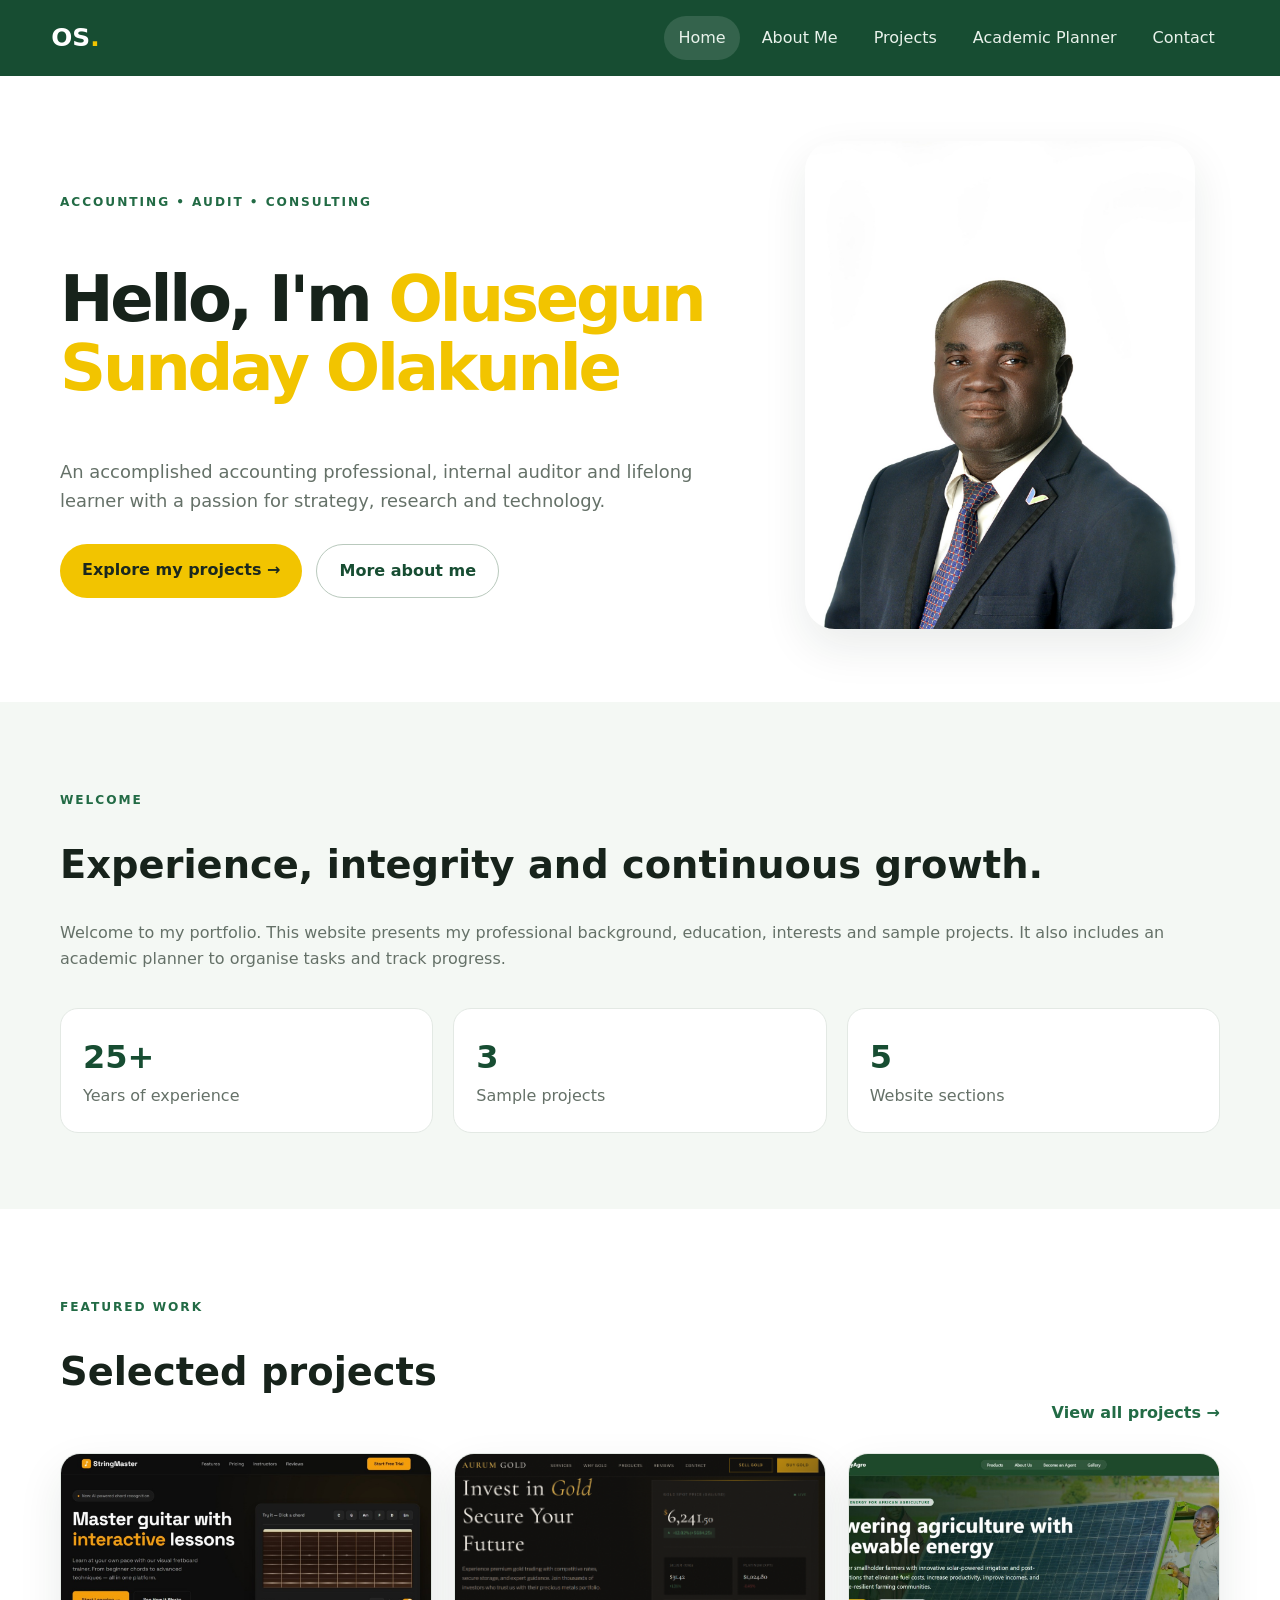
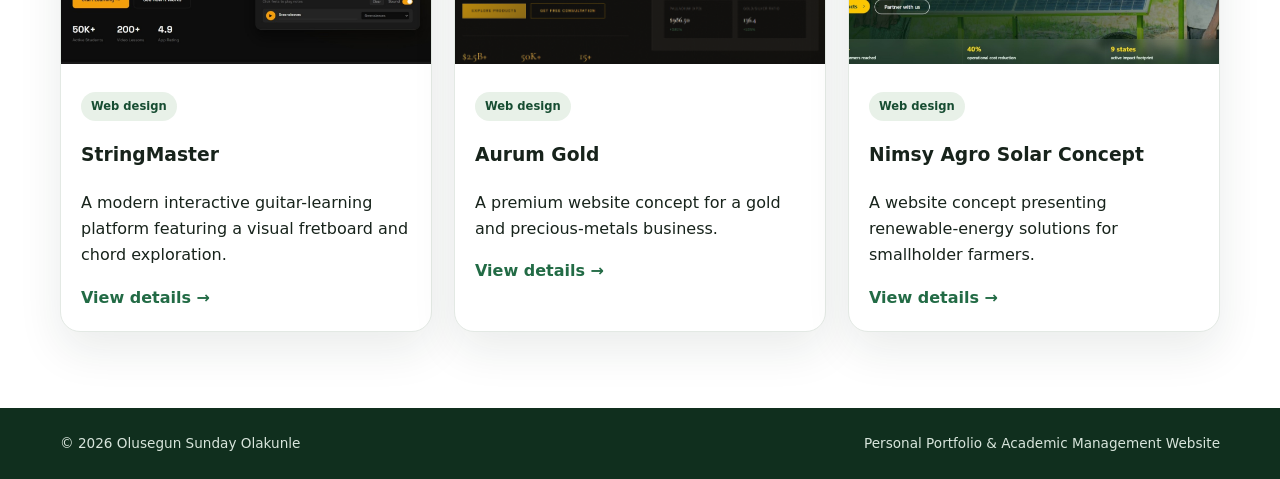
<file: index.html>
<!DOCTYPE html>
<html lang="en">

<head>
    <!-- Defines the character encoding to support standard text and symbols -->
    <meta charset="UTF-8">

    <!-- Makes the website responsive on desktops, tablets and mobile devices -->
    <meta name="viewport" content="width=device-width, initial-scale=1.0">

    <!-- Provides a short description of the website for search engines -->
    <meta name="description" content="Olusegun Sunday Olakunle's professional portfolio and academic planner.">

    <!-- Sets the title displayed on the browser tab -->
    <title>Olusegun Sunday Olakunle | Portfolio</title>

    <!-- Connects the external CSS file responsible for website styling -->
    <link rel="stylesheet" href="assets/css/style.css">
</head>

<body>

    <!-- ==========================================
         HEADER SECTION: LOGO AND NAVIGATION MENU
         ========================================== -->
    <header class="site-header">

        <!-- Website logo; clicking it takes the user to the homepage -->
        <a class="brand" href="index.html">
            OS<span>.</span>
        </a>

        <!-- Mobile navigation button; JavaScript controls the menu visibility -->
        <button
            class="menu-toggle"
            aria-label="Toggle navigation"
            aria-expanded="false">
            ☰
        </button>

        <!-- Main navigation links connecting all website pages -->
        <nav class="nav">

            <!-- active class highlights the page currently being viewed -->
            <a class="active" href="index.html">Home</a>

            <a href="about/index.html">About Me</a>

            <a href="projects/index.html">Projects</a>

            <a href="planner/index.html">Academic Planner</a>

            <a href="contact/index.html">Contact</a>

        </nav>

    </header>


    <!-- ==========================================
         MAIN SECTION: MAIN HOMEPAGE CONTENT
         ========================================== -->
    <main>

        <!-- ==========================================
             HERO SECTION: INTRODUCTION AND PROFILE
             ========================================== -->
        <section class="hero container">

            <!-- Contains the introductory text and action buttons -->
            <div class="hero-copy">

                <!-- Short professional description displayed above the main heading -->
                <p class="eyebrow">
                    ACCOUNTING • AUDIT • CONSULTING
                </p>

                <!-- Main heading introducing the portfolio owner -->
                <h1>
                    Hello, I'm
                    <span>Olusegun Sunday Olakunle</span>
                </h1>

                <!-- Brief professional introduction -->
                <p class="lead">
                    An accomplished accounting professional, internal auditor
                    and lifelong learner with a passion for strategy,
                    research and technology.
                </p>

                <!-- Action buttons that direct visitors to other website sections -->
                <div class="actions">

                    <!-- Takes visitors to the projects page -->
                    <a class="btn" href="projects/index.html">
                        Explore my projects →
                    </a>

                    <!-- Takes visitors to the About Me page -->
                    <a class="btn btn-outline" href="about/index.html">
                        More about me
                    </a>

                </div>

            </div>


            <!-- Displays the portfolio owner's profile photograph -->
            <div class="portrait-wrap">

                <img
                    src="assets/images/student-photo.jpeg"
                    alt="Placeholder for Olusegun Sunday Olakunle's photograph">

            </div>

        </section>


        <!-- ==========================================
             WELCOME SECTION: PORTFOLIO OVERVIEW
             ========================================== -->
        <section class="section soft">

            <div class="container">

                <!-- Section label -->
                <p class="eyebrow">WELCOME</p>

                <!-- Main welcome heading -->
                <h2>
                    Experience, integrity and continuous growth.
                </h2>

                <!-- Explains the purpose and contents of the portfolio website -->
                <p class="section-intro">
                    Welcome to my portfolio. This website presents my
                    professional background, education, interests and
                    sample projects. It also includes an academic planner
                    to organise tasks and track progress.
                </p>


                <!-- Displays key portfolio statistics -->
                <div class="stats">

                    <!-- Years of professional experience -->
                    <div>
                        <strong>25+</strong>
                        <span>Years of experience</span>
                    </div>

                    <!-- Number of sample projects -->
                    <div>
                        <strong>3</strong>
                        <span>Sample projects</span>
                    </div>

                    <!-- Number of website sections -->
                    <div>
                        <strong>5</strong>
                        <span>Website sections</span>
                    </div>

                </div>

            </div>

        </section>


        <!-- ==========================================
             FEATURED PROJECTS SECTION
             ========================================== -->
        <section class="section container">

            <!-- Heading and link to the complete projects page -->
            <div class="section-heading">

                <div>

                    <!-- Section label -->
                    <p class="eyebrow">FEATURED WORK</p>

                    <!-- Section heading -->
                    <h2>Selected projects</h2>

                </div>

                <!-- Directs visitors to view all available projects -->
                <a class="text-link" href="projects/index.html">
                    View all projects →
                </a>

            </div>


            <!-- Grid container holding the three featured project cards -->
            <div class="project-grid">


                <!-- ==========================================
                     PROJECT 1: STRINGMASTER
                     ========================================== -->
                <article class="project-card">

                    <!-- Project preview image -->
                    <img
                        src="assets/images/stringmaster.jpg"
                        alt="StringMaster interactive guitar learning website screenshot">

                    <div class="card-body">

                        <!-- Category label -->
                        <span class="tag">Web design</span>

                        <!-- Project name -->
                        <h3>StringMaster</h3>

                        <!-- Short project description -->
                        <p>
                            A modern interactive guitar-learning platform
                            featuring a visual fretboard and chord exploration.
                        </p>

                        <!-- Links directly to the StringMaster project details -->
                        <a href="projects/index.html#stringmaster">
                            View details →
                        </a>

                    </div>

                </article>


                <!-- ==========================================
                     PROJECT 2: AURUM GOLD
                     ========================================== -->
                <article class="project-card">

                    <!-- Project preview image -->
                    <img
                        src="assets/images/aurum-gold.png"
                        alt="Aurum Gold project screenshot">

                    <div class="card-body">

                        <!-- Category label -->
                        <span class="tag">Web design</span>

                        <!-- Project name -->
                        <h3>Aurum Gold</h3>

                        <!-- Short project description -->
                        <p>
                            A premium website concept for a gold and
                            precious-metals business.
                        </p>

                        <!-- Links directly to the Aurum Gold project details -->
                        <a href="projects/index.html#aurum">
                            View details →
                        </a>

                    </div>

                </article>


                <!-- ==========================================
                     PROJECT 3: NIMSY AGRO SOLAR
                     ========================================== -->
                <article class="project-card">

                    <!-- Project preview image -->
                    <img
                        src="assets/images/nimsy-agro.jpg"
                        alt="Nimsy Agro renewable energy website screenshot">

                    <div class="card-body">

                        <!-- Category label -->
                        <span class="tag">Web design</span>

                        <!-- Project name -->
                        <h3>Nimsy Agro Solar Concept</h3>

                        <!-- Short project description -->
                        <p>
                            A website concept presenting renewable-energy
                            solutions for smallholder farmers.
                        </p>

                        <!-- Links directly to the Nimsy Agro project details -->
                        <a href="projects/index.html#nimsy">
                            View details →
                        </a>

                    </div>

                </article>

            </div>

        </section>

    </main>


    <!-- ==========================================
         FOOTER SECTION: COPYRIGHT AND WEBSITE INFO
         ========================================== -->
    <footer class="footer">

        <div class="container">

            <!-- Copyright information; JavaScript automatically updates the year -->
            <span>
                © <span class="year"></span> Olusegun Sunday Olakunle
            </span>

            <!-- Identifies the purpose of the website -->
            <span>
                Personal Portfolio & Academic Management Website
            </span>

        </div>

    </footer>


    <!-- Loads the external JavaScript file for navigation and dynamic year display -->
    <script src="assets/js/main.js"></script>

</body>
</html>
</file>
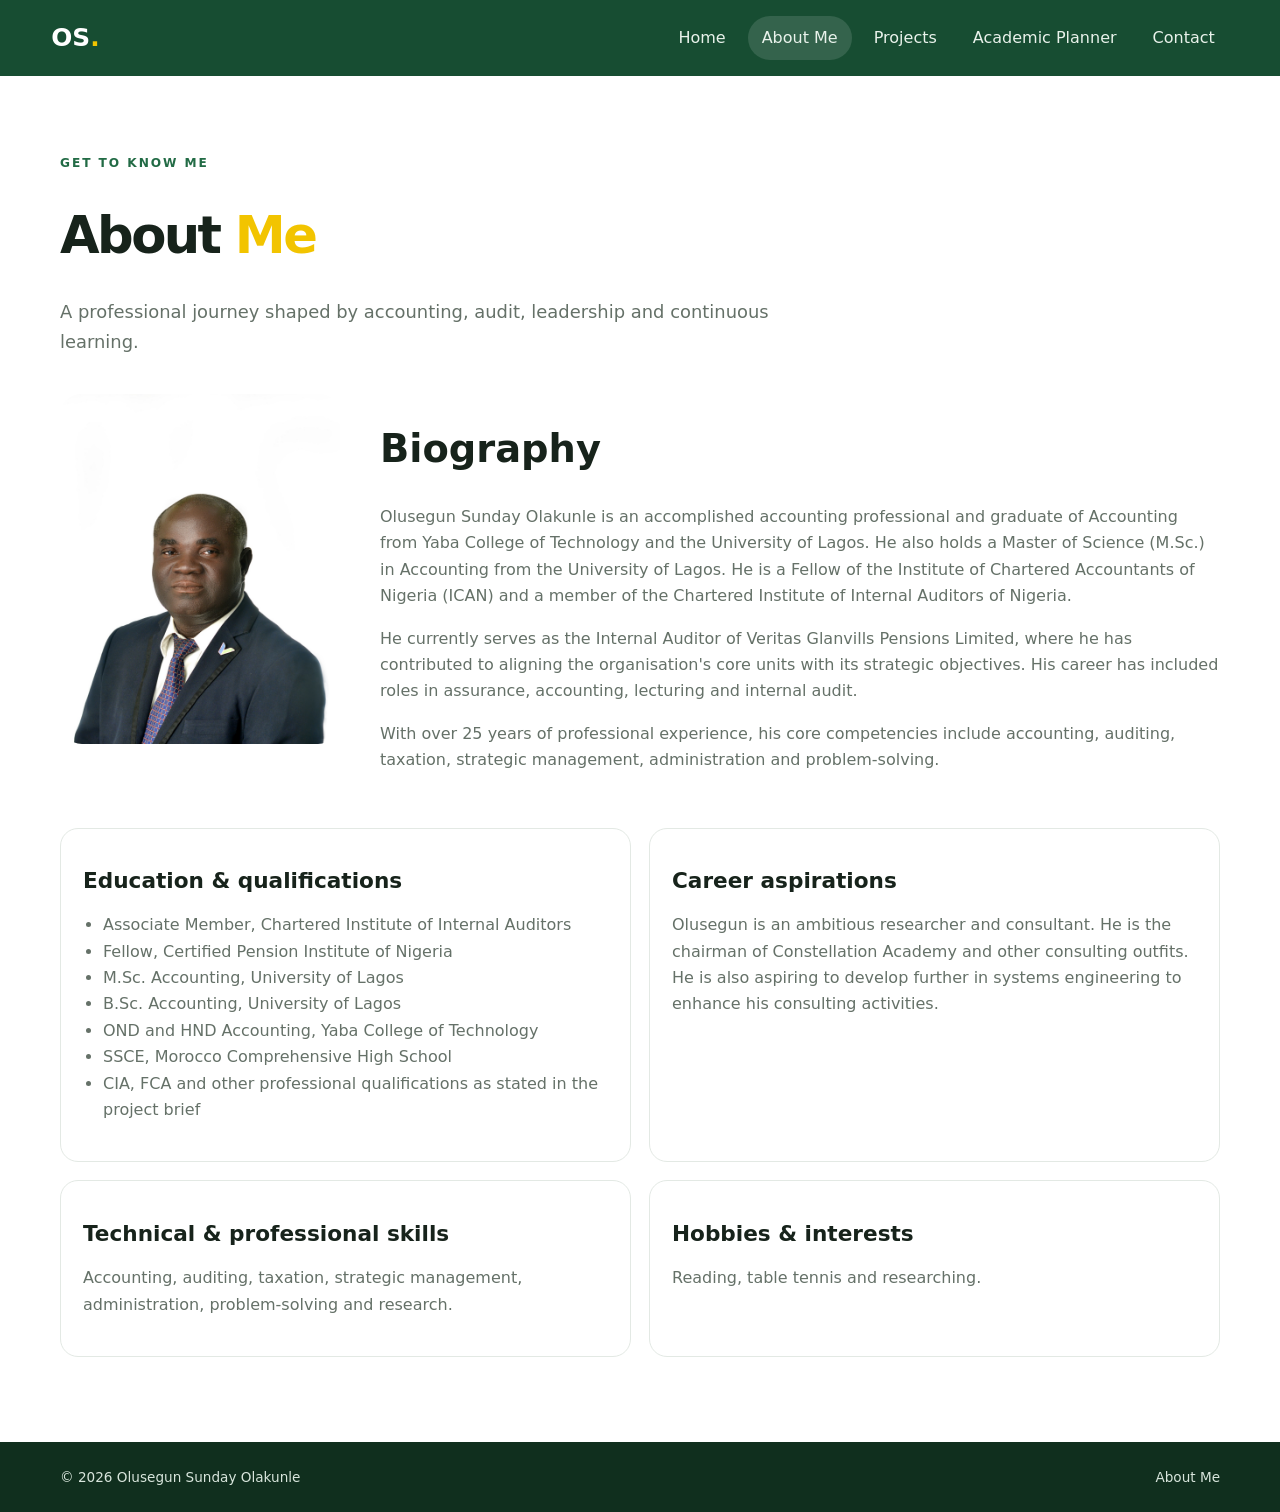
<file: about/index.html>
<!DOCTYPE html>
<html lang="en">

<head>

    <!-- Defines the character encoding for the website -->
    <meta charset="UTF-8">

    <!-- Makes the website responsive on mobile phones, tablets and desktops -->
    <meta name="viewport" content="width=device-width, initial-scale=1.0">

    <!-- Sets the title displayed on the browser tab -->
    <title>About Me | Olusegun Sunday Olakunle</title>

    <!-- Connects the external CSS file responsible for website styling -->
    <!-- ../ means move one directory level backwards to access the assets folder -->
    <link rel="stylesheet" href="../assets/css/style.css">

</head>

<body>


    <!-- ==========================================
         HEADER SECTION: LOGO AND NAVIGATION MENU
         ========================================== -->
    <header class="site-header">

        <!-- Website logo; clicking it takes visitors to the homepage -->
        <a class="brand" href="../index.html">
            OS<span>.</span>
        </a>

        <!-- Mobile navigation toggle button -->
        <button
            class="menu-toggle"
            aria-label="Toggle navigation"
            aria-expanded="false">

            ☰

        </button>

        <!-- Main navigation menu connecting all website pages -->
        <nav class="nav">

            <a href="../index.html">Home</a>

            <!-- active class highlights the current About Me page -->
            <a class="active" href="index.html">About Me</a>

            <a href="../projects/index.html">Projects</a>

            <a href="../planner/index.html">Academic Planner</a>

            <a href="../contact/index.html">Contact</a>

        </nav>

    </header>


    <!-- ==========================================
         MAIN SECTION: ABOUT ME PAGE CONTENT
         ========================================== -->
    <main class="container page">

        <!-- Small introductory label displayed above the main heading -->
        <p class="eyebrow">
            GET TO KNOW ME
        </p>

        <!-- Main heading of the About Me page -->
        <h1>
            About <span>Me</span>
        </h1>

        <!-- Brief introduction describing the person's professional journey -->
        <p class="lead">
            A professional journey shaped by accounting, audit,
            leadership and continuous learning.
        </p>


        <!-- ==========================================
             BIOGRAPHY SECTION: PROFILE AND BACKGROUND
             ========================================== -->
        <div class="about-layout">

            <!-- Displays the portfolio owner's photograph -->
            <img
                class="about-photo"
                src="../assets/images/student-photo.jpeg"
                alt="Student photograph placeholder">


            <!-- Contains the biography and professional background -->
            <div>

                <!-- Biography heading -->
                <h2>
                    Biography
                </h2>

                <!-- Paragraph 1: Educational background and professional membership -->
                <p>
                    Olusegun Sunday Olakunle is an accomplished accounting
                    professional and graduate of Accounting from Yaba
                    College of Technology and the University of Lagos.
                    He also holds a Master of Science (M.Sc.) in Accounting
                    from the University of Lagos. He is a Fellow of the
                    Institute of Chartered Accountants of Nigeria (ICAN)
                    and a member of the Chartered Institute of Internal
                    Auditors of Nigeria.
                </p>

                <!-- Paragraph 2: Current professional role and career experience -->
                <p>
                    He currently serves as the Internal Auditor of
                    Veritas Glanvills Pensions Limited, where he has
                    contributed to aligning the organisation's core
                    units with its strategic objectives. His career has
                    included roles in assurance, accounting, lecturing
                    and internal audit.
                </p>

                <!-- Paragraph 3: Professional experience and core competencies -->
                <p>
                    With over 25 years of professional experience,
                    his core competencies include accounting, auditing,
                    taxation, strategic management, administration
                    and problem-solving.
                </p>

            </div>

        </div>


        <!-- ==========================================
             INFORMATION GRID: PROFESSIONAL PROFILE
             ========================================== -->
        <!-- Groups the person's education, aspirations, skills and interests -->
        <div class="info-grid">


            <!-- ==========================================
                 SECTION 1: EDUCATION AND QUALIFICATIONS
                 ========================================== -->
            <section class="info-card">

                <!-- Heading for educational qualifications -->
                <h2>
                    Education & qualifications
                </h2>

                <!-- Unordered list containing academic and professional qualifications -->
                <ul>

                    <li>
                        Associate Member, Chartered Institute of Internal Auditors
                    </li>

                    <li>
                        Fellow, Certified Pension Institute of Nigeria
                    </li>

                    <li>
                        M.Sc. Accounting, University of Lagos
                    </li>

                    <li>
                        B.Sc. Accounting, University of Lagos
                    </li>

                    <li>
                        OND and HND Accounting, Yaba College of Technology
                    </li>

                    <li>
                        SSCE, Morocco Comprehensive High School
                    </li>

                    <li>
                        CIA, FCA and other professional qualifications
                        as stated in the project brief
                    </li>

                </ul>

            </section>


            <!-- ==========================================
                 SECTION 2: CAREER ASPIRATIONS
                 ========================================== -->
            <section class="info-card">

                <!-- Heading for career goals and ambitions -->
                <h2>
                    Career aspirations
                </h2>

                <!-- Describes professional ambitions and future career interests -->
                <p>
                    Olusegun is an ambitious researcher and consultant.
                    He is the chairman of Constellation Academy and
                    other consulting outfits. He is also aspiring to
                    develop further in systems engineering to enhance
                    his consulting activities.
                </p>

            </section>


            <!-- ==========================================
                 SECTION 3: TECHNICAL AND PROFESSIONAL SKILLS
                 ========================================== -->
            <section class="info-card">

                <!-- Heading for professional competencies -->
                <h2>
                    Technical & professional skills
                </h2>

                <!-- Lists the major professional and technical skills -->
                <p>
                    Accounting, auditing, taxation, strategic management,
                    administration, problem-solving and research.
                </p>

            </section>


            <!-- ==========================================
                 SECTION 4: HOBBIES AND INTERESTS
                 ========================================== -->
            <section class="info-card">

                <!-- Heading for personal interests -->
                <h2>
                    Hobbies & interests
                </h2>

                <!-- Describes activities and interests -->
                <p>
                    Reading, table tennis and researching.
                </p>

            </section>


        </div>

    </main>


    <!-- ==========================================
         FOOTER SECTION: COPYRIGHT AND PAGE DETAILS
         ========================================== -->
    <footer class="footer">

        <div class="container">

            <!-- Copyright information; JavaScript automatically updates the year -->
            <span>
                © <span class="year"></span> Olusegun Sunday Olakunle
            </span>

            <!-- Identifies the current website page -->
            <span>
                About Me
            </span>

        </div>

    </footer>


    <!-- Loads the external JavaScript file for navigation and dynamic year display -->
    <script src="../assets/js/main.js"></script>

</body>
</html>
</file>
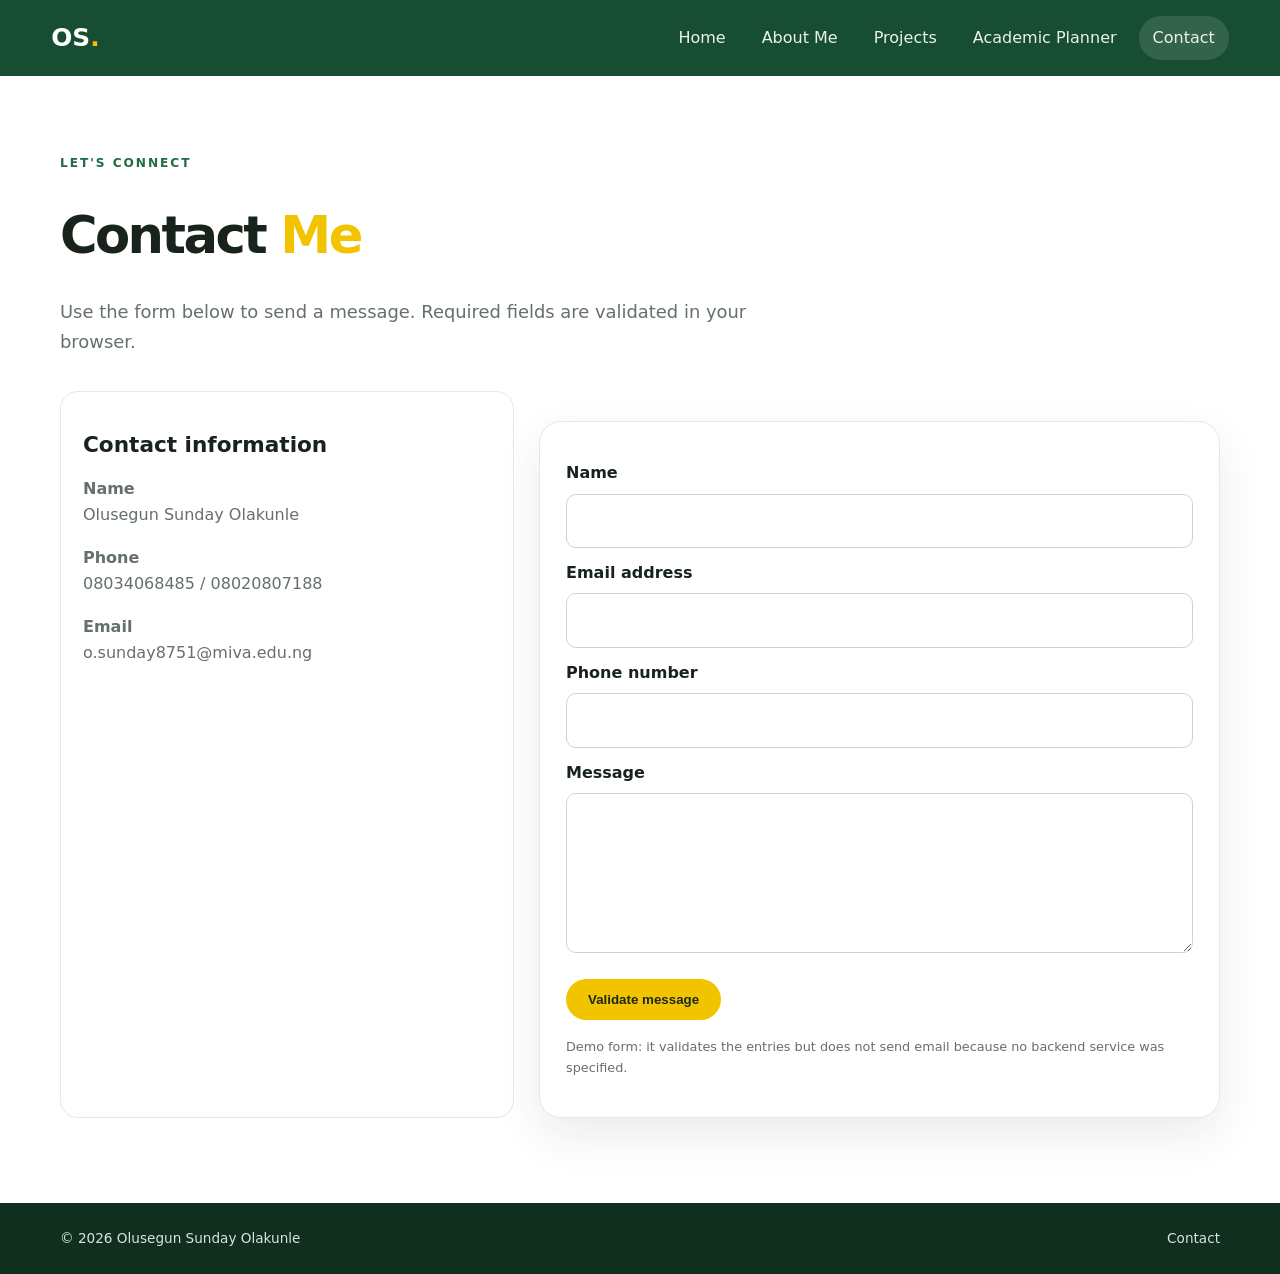
<file: contact/index.html>
<!DOCTYPE html>
<html lang="en">

<head>

    <!-- Defines the character encoding used by the website -->
    <meta charset="UTF-8">

    <!-- Makes the website responsive on mobile phones, tablets and desktops -->
    <meta name="viewport" content="width=device-width, initial-scale=1.0">

    <!-- Sets the title displayed on the browser tab -->
    <title>Contact | Olusegun Sunday Olakunle</title>

    <!-- Connects the external CSS file responsible for website styling -->
    <!-- ../ means move one directory level backwards to access the assets folder -->
    <link rel="stylesheet" href="../assets/css/style.css">

</head>

<body>


    <!-- ==========================================
         HEADER SECTION: LOGO AND NAVIGATION MENU
         ========================================== -->
    <header class="site-header">

        <!-- Website logo; clicking it takes visitors to the homepage -->
        <a class="brand" href="../index.html">
            OS<span>.</span>
        </a>

        <!-- Mobile navigation toggle button -->
        <button
            class="menu-toggle"
            aria-label="Toggle navigation"
            aria-expanded="false">

            ☰

        </button>

        <!-- Main navigation menu connecting all website pages -->
        <nav class="nav">

            <a href="../index.html">Home</a>

            <a href="../about/index.html">About Me</a>

            <a href="../projects/index.html">Projects</a>

            <a href="../planner/index.html">Academic Planner</a>

            <!-- active class highlights the current Contact page -->
            <a class="active" href="index.html">Contact</a>

        </nav>

    </header>


    <!-- ==========================================
         MAIN SECTION: CONTACT PAGE CONTENT
         ========================================== -->
    <main class="container page">

        <!-- Small introductory label displayed above the main heading -->
        <p class="eyebrow">
            LET'S CONNECT
        </p>

        <!-- Main heading of the Contact page -->
        <h1>
            Contact <span>Me</span>
        </h1>

        <!-- Brief explanation of the purpose of the contact form -->
        <p class="lead">
            Use the form below to send a message.
            Required fields are validated in your browser.
        </p>


        <!-- ==========================================
             CONTACT LAYOUT: INFORMATION AND FORM
             ========================================== -->
        <div class="contact-layout">


            <!-- ==========================================
                 SECTION 1: CONTACT INFORMATION
                 ========================================== -->
            <section class="info-card">

                <!-- Heading for the contact information section -->
                <h2>
                    Contact information
                </h2>

                <!-- Displays the portfolio owner's full name -->
                <p>
                    <strong>Name</strong>
                    <br>
                    Olusegun Sunday Olakunle
                </p>

                <!-- Displays the available telephone numbers -->
                <p>
                    <strong>Phone</strong>
                    <br>
                    08034068485 / 08020807188
                </p>

                <!-- Displays the portfolio owner's email address -->
                <p>
                    <strong>Email</strong>
                    <br>
                    o.sunday8751@miva.edu.ng
                </p>

            </section>


            <!-- ==========================================
                 SECTION 2: CONTACT FORM
                 ========================================== -->
            <!--
                id="contact-form" allows JavaScript to identify and
                interact with this form.

                novalidate disables the browser's automatic validation
                so that the custom contact.js validation can be used.
            -->
            <form
                id="contact-form"
                class="contact-form"
                novalidate>


                <!-- ==========================================
                     INPUT FIELD 1: NAME
                     ========================================== -->

                <!-- Label identifies the name input field -->
                <label for="name">
                    Name
                </label>

                <!--
                    Accepts the visitor's full name.

                    type="text" allows text input.
                    required indicates that the field must be completed.
                    id="name" connects this input to its label and JavaScript.
                -->
                <input
                    id="name"
                    name="name"
                    type="text"
                    required>


                <!-- ==========================================
                     INPUT FIELD 2: EMAIL ADDRESS
                     ========================================== -->

                <!-- Label identifies the email input field -->
                <label for="email">
                    Email address
                </label>

                <!--
                    Accepts the visitor's email address.

                    type="email" identifies the expected input as an email.
                    required means the visitor must provide an email address.
                -->
                <input
                    id="email"
                    name="email"
                    type="email"
                    required>


                <!-- ==========================================
                     INPUT FIELD 3: PHONE NUMBER
                     ========================================== -->

                <!-- Label identifies the phone number input field -->
                <label for="phone">
                    Phone number
                </label>

                <!--
                    Accepts the visitor's phone number.

                    type="tel" identifies this as a telephone input.
                    inputmode="numeric" encourages a numeric mobile keyboard.
                    pattern="[0-9]+" specifies that only digits are expected.
                    required makes the phone number compulsory.
                -->
                <input
                    id="phone"
                    name="phone"
                    type="tel"
                    inputmode="numeric"
                    pattern="[0-9]+"
                    required>


                <!-- ==========================================
                     INPUT FIELD 4: MESSAGE
                     ========================================== -->

                <!-- Label identifies the message text area -->
                <label for="message">
                    Message
                </label>

                <!--
                    Allows visitors to enter a longer message.

                    rows="5" specifies the initial visible height.
                    required means the visitor cannot submit an empty message.
                -->
                <textarea
                    id="message"
                    name="message"
                    rows="5"
                    required>
                </textarea>


                <!-- ==========================================
                     FORM SUBMISSION BUTTON
                     ========================================== -->

                <!--
                    Clicking this button submits the form to the
                    JavaScript validation function.

                    type="submit" triggers the form's submit event.
                    class="btn" applies the website's button styling.
                -->
                <button
                    class="btn"
                    type="submit">

                    Validate message

                </button>


                <!-- ==========================================
                     VALIDATION FEEDBACK AREA
                     ========================================== -->

                <!--
                    JavaScript displays success or error messages here.

                    aria-live="polite" helps screen readers announce
                    changes to this feedback area.
                -->
                <p
                    id="form-feedback"
                    class="form-feedback"
                    aria-live="polite">
                </p>


                <!-- ==========================================
                     FORM DISCLAIMER
                     ========================================== -->

                <!-- Explains the limitation of the demonstration contact form -->
                <p class="form-note">
                    Demo form: it validates the entries but does not
                    send email because no backend service was specified.
                </p>


            </form>

        </div>

    </main>


    <!-- ==========================================
         FOOTER SECTION: COPYRIGHT AND PAGE DETAILS
         ========================================== -->
    <footer class="footer">

        <div class="container">

            <!-- Copyright information; JavaScript automatically updates the year -->
            <span>
                © <span class="year"></span> Olusegun Sunday Olakunle
            </span>

            <!-- Identifies the current website page -->
            <span>
                Contact
            </span>

        </div>

    </footer>


    <!-- ==========================================
         JAVASCRIPT FILE CONNECTIONS
         ========================================== -->

    <!--
        Loads main.js.

        This file controls the mobile navigation menu
        and automatically updates the copyright year.
    -->
    <script src="../assets/js/main.js"></script>


    <!--
        Loads contact.js.

        This file handles contact form validation,
        checks required fields and displays feedback messages.
    -->
    <script src="../assets/js/contact.js"></script>

</body>
</html>
</file>
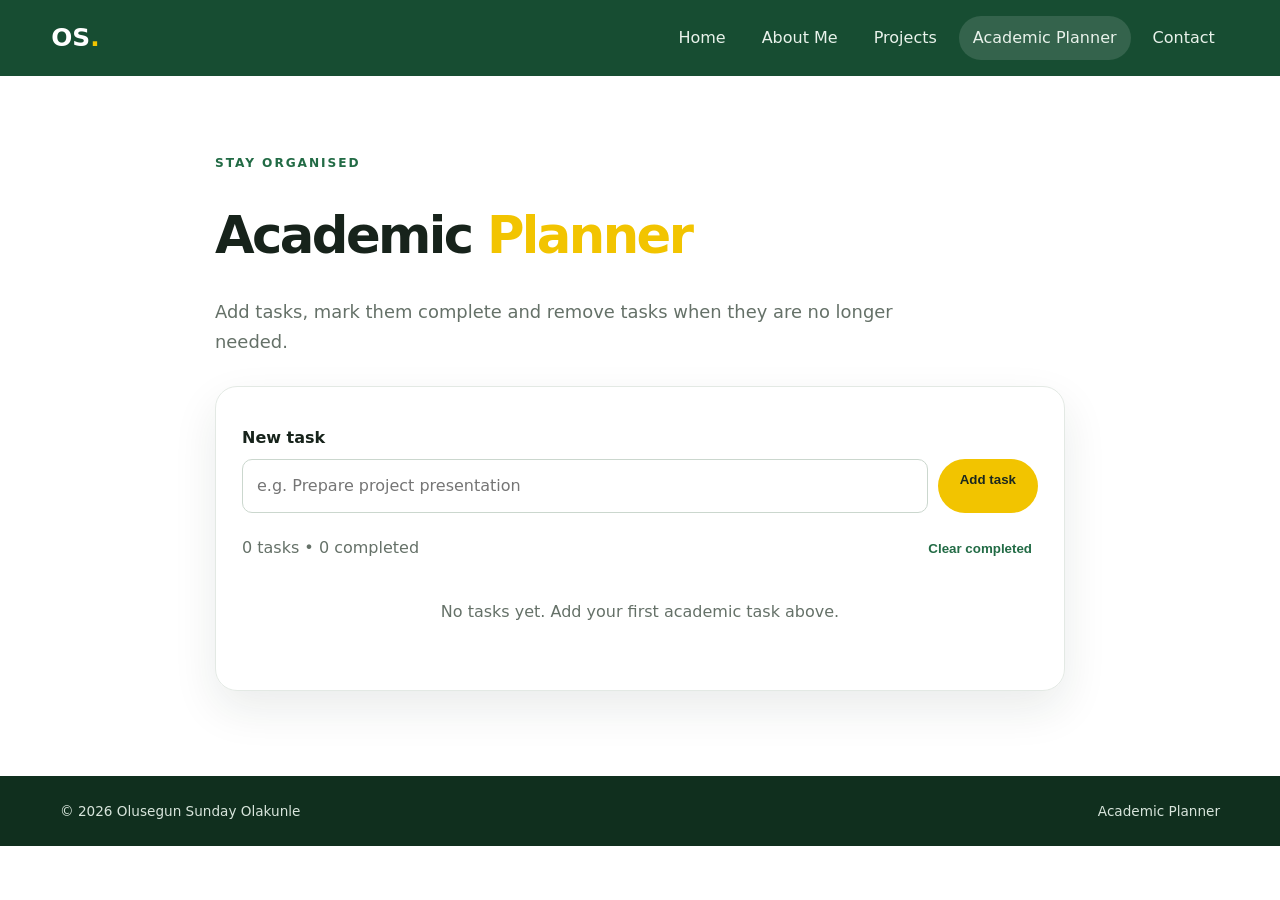
<file: planner/index.html>
<!DOCTYPE html>
<html lang="en">

<head>

    <!-- Defines the character encoding used by the website -->
    <meta charset="UTF-8">

    <!-- Makes the website responsive on mobile phones, tablets and desktops -->
    <meta name="viewport" content="width=device-width, initial-scale=1.0">

    <!-- Sets the title displayed on the browser tab -->
    <title>Academic Planner | Olusegun Sunday Olakunle</title>

    <!-- Connects the external CSS file responsible for website styling -->
    <!-- ../ means move one directory level backwards to access the assets folder -->
    <link rel="stylesheet" href="../assets/css/style.css">

</head>

<body>


    <!-- ==========================================
         HEADER SECTION: LOGO AND NAVIGATION MENU
         ========================================== -->
    <header class="site-header">

        <!-- Website logo; clicking it takes visitors to the homepage -->
        <a class="brand" href="../index.html">
            OS<span>.</span>
        </a>

        <!-- Mobile navigation toggle button -->
        <button
            class="menu-toggle"
            aria-label="Toggle navigation"
            aria-expanded="false">

            ☰

        </button>

        <!-- Main navigation menu connecting all website pages -->
        <nav class="nav">

            <a href="../index.html">Home</a>

            <a href="../about/index.html">About Me</a>

            <a href="../projects/index.html">Projects</a>

            <!-- active class highlights the current Academic Planner page -->
            <a class="active" href="index.html">
                Academic Planner
            </a>

            <a href="../contact/index.html">Contact</a>

        </nav>

    </header>


    <!-- ==========================================
         MAIN SECTION: ACADEMIC PLANNER CONTENT
         ========================================== -->
    <!--
        container: applies the main website content width and alignment.
        page: applies the general page layout.
        narrow: restricts the content width for a focused planner layout.
    -->
    <main class="container page narrow">

        <!-- Small introductory label displayed above the main heading -->
        <p class="eyebrow">
            STAY ORGANISED
        </p>

        <!-- Main heading of the Academic Planner page -->
        <h1>
            Academic <span>Planner</span>
        </h1>

        <!-- Brief explanation of what users can do with the planner -->
        <p class="lead">
            Add tasks, mark them complete and remove tasks
            when they are no longer needed.
        </p>


        <!-- ==========================================
             PLANNER SECTION: TASK MANAGEMENT AREA
             ========================================== -->
        <section class="planner-card">


            <!-- ==========================================
                 SECTION 1: ADD NEW TASK FORM
                 ========================================== -->
            <!--
                id="task-form" allows JavaScript to identify and
                interact with the task submission form.
            -->
            <form
                id="task-form"
                class="task-form">


                <!-- Label describing the task input field -->
                <label for="task-input">
                    New task
                </label>


                <!-- Groups the task input field and Add Task button together -->
                <div class="input-row">


                    <!-- ==========================================
                         TASK INPUT FIELD
                         ========================================== -->
                    <!--
                        Accepts a new academic task from the user.

                        id="task-input":
                        Allows JavaScript to identify the input field.

                        type="text":
                        Allows users to enter text.

                        placeholder:
                        Displays an example task before the user starts typing.

                        maxlength="120":
                        Limits the task description to 120 characters.

                        required:
                        Prevents the submission of an empty task.
                    -->
                    <input
                        id="task-input"
                        type="text"
                        placeholder="e.g. Prepare project presentation"
                        maxlength="120"
                        required>


                    <!-- ==========================================
                         ADD TASK BUTTON
                         ========================================== -->
                    <!--
                        Clicking this button submits the task form.

                        type="submit" triggers the form submission event.
                        class="btn" applies the website's button styling.
                    -->
                    <button
                        class="btn"
                        type="submit">

                        Add task

                    </button>


                </div>

            </form>


            <!-- ==========================================
                 SECTION 2: TASK COUNTER AND CLEAR BUTTON
                 ========================================== -->
            <div class="planner-meta">


                <!--
                    Displays the total number of tasks and completed tasks.

                    JavaScript updates this element whenever a task
                    is added, completed or deleted.
                -->
                <span id="task-count">
                    0 tasks
                </span>


                <!--
                    Removes all completed tasks from the planner.

                    id="clear-completed" allows JavaScript to identify
                    the button and attach a click event to it.

                    type="button" prevents it from submitting the form.
                -->
                <button
                    id="clear-completed"
                    class="text-button"
                    type="button">

                    Clear completed

                </button>


            </div>


            <!-- ==========================================
                 SECTION 3: TASK LIST DISPLAY AREA
                 ========================================== -->
            <!--
                This unordered list displays all tasks added by the user.

                id="task-list":
                Allows JavaScript to dynamically create and display tasks.

                class="task-list":
                Connects the list to its CSS styling.

                aria-live="polite":
                Helps screen readers announce changes to the task list.
            -->
            <ul
                id="task-list"
                class="task-list"
                aria-live="polite">
            </ul>


            <!-- ==========================================
                 SECTION 4: EMPTY TASK MESSAGE
                 ========================================== -->
            <!--
                Displays a message when there are no tasks in the planner.

                The JavaScript controls the hidden property:
                - When tasks are empty, the message is displayed.
                - When tasks exist, the message is hidden.
            -->
            <p
                id="empty-state"
                class="empty-state">

                No tasks yet. Add your first academic task above.

            </p>


        </section>

    </main>


    <!-- ==========================================
         FOOTER SECTION: COPYRIGHT AND PAGE DETAILS
         ========================================== -->
    <footer class="footer">

        <div class="container">

            <!-- Copyright information; JavaScript automatically updates the year -->
            <span>
                © <span class="year"></span> Olusegun Sunday Olakunle
            </span>

            <!-- Identifies the current website page -->
            <span>
                Academic Planner
            </span>

        </div>

    </footer>


    <!-- ==========================================
         JAVASCRIPT FILE CONNECTIONS
         ========================================== -->

    <!--
        Loads main.js.

        This file handles:
        1. Mobile navigation menu functionality.
        2. Automatic copyright year updates.
    -->
    <script src="../assets/js/main.js"></script>


    <!--
        Loads planner.js.

        This file handles the academic task management functionality:
        1. Adding new tasks.
        2. Displaying tasks.
        3. Marking tasks as completed.
        4. Deleting individual tasks.
        5. Clearing all completed tasks.
        6. Updating the task counter.
        7. Displaying the empty-state message.
    -->
    <script src="../assets/js/planner.js"></script>

</body>
</html>
</file>
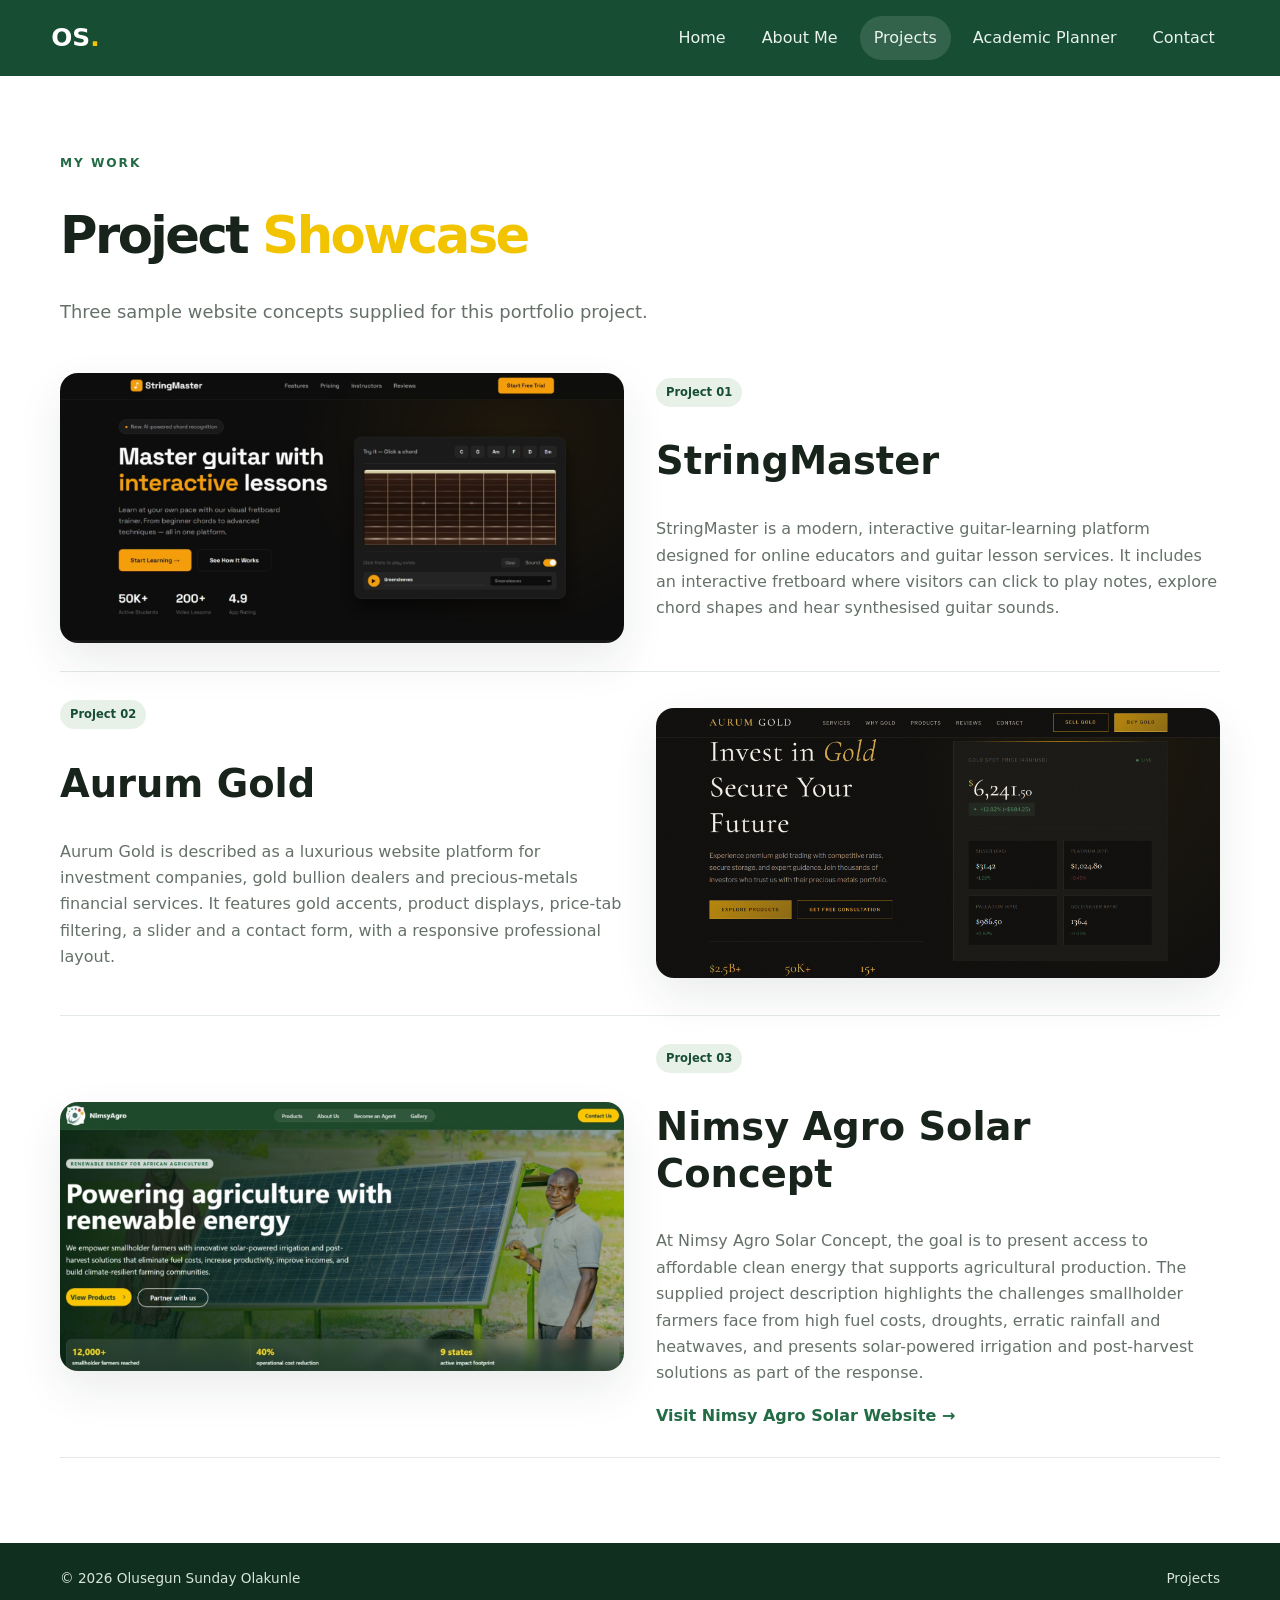
<file: projects/index.html>
<!DOCTYPE html>
<html lang="en">

<head>

    <!-- Defines the character encoding for the website -->
    <meta charset="UTF-8">

    <!-- Ensures the website displays correctly on mobile devices and desktops -->
    <meta name="viewport" content="width=device-width, initial-scale=1.0">

    <!-- Sets the browser tab title -->
    <title>Projects | Olusegun Sunday Olakunle</title>

    <!-- Links the external CSS file for website styling -->
    <!-- ../ means move one folder level up to access the assets directory -->
    <link rel="stylesheet" href="../assets/css/style.css">

</head>

<body>

    <!-- ==========================================
         HEADER SECTION: LOGO AND NAVIGATION MENU
         ========================================== -->
    <header class="site-header">

        <!-- Website logo; clicking it returns visitors to the homepage -->
        <a class="brand" href="../index.html">
            OS<span>.</span>
        </a>

        <!-- Mobile navigation toggle button -->
        <button
            class="menu-toggle"
            aria-label="Toggle navigation"
            aria-expanded="false">
            ☰
        </button>

        <!-- Navigation menu containing links to all website pages -->
        <nav class="nav">

            <a href="../index.html">Home</a>

            <a href="../about/index.html">About Me</a>

            <!-- active class highlights the current Projects page -->
            <a class="active" href="index.html">Projects</a>

            <a href="../planner/index.html">Academic Planner</a>

            <a href="../contact/index.html">Contact</a>

        </nav>

    </header>


    <!-- ==========================================
         MAIN SECTION: PROJECT SHOWCASE
         ========================================== -->
    <main class="container page">

        <!-- Small introductory label for the projects section -->
        <p class="eyebrow">
            MY WORK
        </p>

        <!-- Main heading of the Projects page -->
        <h1>
            Project <span>Showcase</span>
        </h1>

        <!-- Brief introduction explaining the projects displayed -->
        <p class="lead">
            Three sample website concepts supplied for this portfolio project.
        </p>


        <!-- ==========================================
             PROJECT 01: STRINGMASTER
             ========================================== -->
        <article class="project-detail" id="stringmaster">

            <!-- Displays the StringMaster project screenshot -->
            <img
                src="../assets/images/stringmaster.jpg"
                alt="StringMaster website screenshot">

            <!-- Contains the project title, category and description -->
            <div>

                <!-- Identifies this as the first project -->
                <span class="tag">
                    Project 01
                </span>

                <!-- Project name -->
                <h2>
                    StringMaster
                </h2>

                <!-- Explains the purpose and features of StringMaster -->
                <p>
                    StringMaster is a modern, interactive guitar-learning
                    platform designed for online educators and guitar
                    lesson services. It includes an interactive fretboard
                    where visitors can click to play notes, explore chord
                    shapes and hear synthesised guitar sounds.
                </p>

            </div>

        </article>


        <!-- ==========================================
             PROJECT 02: AURUM GOLD
             ========================================== -->
        <article class="project-detail" id="aurum">

            <!-- Displays the Aurum Gold project screenshot -->
            <img
                src="../assets/images/aurum-gold.png"
                alt="Aurum Gold screenshot placeholder">

            <!-- Contains the project information -->
            <div>

                <!-- Identifies this as the second project -->
                <span class="tag">
                    Project 02
                </span>

                <!-- Project name -->
                <h2>
                    Aurum Gold
                </h2>

                <!-- Describes the business concept and website features -->
                <p>
                    Aurum Gold is described as a luxurious website platform
                    for investment companies, gold bullion dealers and
                    precious-metals financial services. It features gold
                    accents, product displays, price-tab filtering, a
                    slider and a contact form, with a responsive
                    professional layout.
                </p>

            </div>

        </article>


        <!-- ==========================================
             PROJECT 03: NIMSY AGRO SOLAR CONCEPT
             ========================================== -->
        <article class="project-detail" id="nimsy">

            <!-- Displays the Nimsy Agro Solar project screenshot -->
            <img
                src="../assets/images/nimsy-agro.jpg"
                alt="Nimsy Agro website screenshot">

            <!-- Contains the project title, description and external link -->
            <div>

                <!-- Identifies this as the third project -->
                <span class="tag">
                    Project 03
                </span>

                <!-- Project name -->
                <h2>
                    Nimsy Agro Solar Concept
                </h2>

                <!-- Explains the project's purpose and the challenges it addresses -->
                <p>
                    At Nimsy Agro Solar Concept, the goal is to present
                    access to affordable clean energy that supports
                    agricultural production. The supplied project
                    description highlights the challenges smallholder
                    farmers face from high fuel costs, droughts, erratic
                    rainfall and heatwaves, and presents solar-powered
                    irrigation and post-harvest solutions as part of
                    the response.
                </p>

                <!-- External link to the official Nimsy Agro Solar website -->
                <a
                    href="https://nimsyagrosolar.com/"
                    target="_blank"
                    rel="noopener noreferrer"
                    class="text-link">

                    Visit Nimsy Agro Solar Website →

                </a>

            </div>

        </article>

    </main>


    <!-- ==========================================
         FOOTER SECTION: COPYRIGHT AND PAGE DETAILS
         ========================================== -->
    <footer class="footer">

        <div class="container">

            <!-- Copyright information; JavaScript automatically updates the year -->
            <span>
                © <span class="year"></span> Olusegun Sunday Olakunle
            </span>

            <!-- Identifies the current website section -->
            <span>
                Projects
            </span>

        </div>

    </footer>


    <!-- Loads the external JavaScript file for navigation and dynamic year display -->
    <script src="../assets/js/main.js"></script>

</body>
</html>
</file>
<file: assets/css/style.css>
/* ==========================================
   1. ROOT VARIABLES: WEBSITE COLOUR PALETTE
   ========================================== */

/*
   :root defines global CSS variables that can be
   reused throughout the entire website.

   This makes it easier to maintain and update
   the website's colours and visual appearance.
*/

:root {
    --ink: #17231b;             /* Main text colour */
    --muted: #657168;           /* Secondary text colour */
    --green: #174d32;           /* Primary dark green */
    --green2: #226b45;          /* Secondary green */
    --lime: #e8f1e8;            /* Light green background */
    --gold: #f2c400;            /* Gold accent colour */
    --line: #e3e9e4;            /* Border colour */
    --shadow: 0 18px 45px rgba(18, 45, 29, .09); /* Standard shadow */
}


/* ==========================================
   2. GLOBAL RESET AND BASE STYLES
   ========================================== */

/*
   Applies border-box sizing to every HTML element.
   This makes width and height calculations easier
   by including padding and borders in the element size.
*/

* {
    box-sizing: border-box;
}


/* Enables smooth scrolling when navigating to page sections */

html {
    scroll-behavior: smooth;
}


/*
   Defines the general appearance of the website:
   - Removes the default body margin.
   - Sets the default font.
   - Applies the main text colour.
   - Controls the spacing between lines of text.
*/

body {
    margin: 0;
    font-family: Inter, system-ui, sans-serif;
    color: var(--ink);
    line-height: 1.65;
}


/* Removes underlines from links and inherits the surrounding text colour */

a {
    color: inherit;
    text-decoration: none;
}


/* ==========================================
   3. MAIN CONTENT CONTAINER
   ========================================== */

/*
   Controls the width of the main website content.

   width: min(1160px, 92%) means the container
   cannot exceed 1160px and occupies 92% of
   the available screen width on smaller screens.

   margin: auto centres the container horizontally.
*/

.container {
    width: min(1160px, 92%);
    margin: auto;
}


/* ==========================================
   4. WEBSITE HEADER AND NAVIGATION
   ========================================== */

/*
   Styles the main website header.

   position: sticky keeps the header visible
   when users scroll down the page.

   z-index ensures the header appears above
   other page elements.
*/

.site-header {
    min-height: 76px;
    padding: 14px 4%;
    display: flex;
    align-items: center;
    justify-content: space-between;
    background: var(--green);
    color: #fff;
    position: sticky;
    top: 0;
    z-index: 20;
}


/* Styles the website logo */

.brand {
    font-size: 1.55rem;
    font-weight: 850;
}


/* Applies the gold accent colour to the logo dot and highlighted headings */

.brand span,
h1 span {
    color: var(--gold);
}


/* Arranges the navigation links horizontally */

.nav {
    display: flex;
    gap: 8px;
}


/* Styles individual navigation links */

.nav a {
    padding: 9px 14px;
    border-radius: 24px;
    color: #e9f2eb;
}


/* Highlights navigation links when hovered over or currently active */

.nav a:hover,
.nav a.active {
    background: #ffffff20;
}


/*
   Styles the mobile navigation toggle button.

   The button is hidden by default on larger screens
   and becomes visible on smaller screens.
*/

.menu-toggle {
    display: none;
    background: transparent;
    border: 1px solid #ffffff66;
    color: white;
    border-radius: 9px;
    padding: 7px 11px;
    font-size: 1.2rem;
}


/* ==========================================
   5. HOMEPAGE HERO SECTION
   ========================================== */

/*
   Creates a two-column layout for the homepage introduction.

   The first column contains introductory text.
   The second column contains the profile photograph.
*/

.hero {
    min-height: 560px;
    display: grid;
    grid-template-columns: 1.2fr .8fr;
    gap: 60px;
    align-items: center;
    padding: 65px 0;
}


/* Styles small introductory labels used throughout the website */

.eyebrow {
    font-size: .76rem;
    letter-spacing: .16em;
    font-weight: 800;
    color: var(--green2);
}


/* Styles the main page headings */

.hero h1,
h1 {
    font-size: clamp(2.4rem, 5vw, 4.4rem);
    line-height: 1.08;
    letter-spacing: -.05em;
}


/* Styles introductory paragraphs and supporting text */

.lead {
    font-size: 1.12rem;
    color: var(--muted);
    max-width: 720px;
}


/* Groups action buttons together */

.actions {
    display: flex;
    gap: 14px;
    flex-wrap: wrap;
    margin-top: 28px;
}


/* ==========================================
   6. BUTTON STYLING
   ========================================== */

/*
   Creates the standard website button appearance.

   inline-flex allows the button content to be
   centred using Flexbox.
*/

.btn {
    display: inline-flex;
    justify-content: center;
    border: 0;
    border-radius: 28px;
    padding: 13px 22px;
    background: var(--gold);
    color: #1b281e;
    font-weight: 800;
    cursor: pointer;
}


/* Creates an outlined alternative button style */

.btn-outline {
    background: transparent;
    border: 1px solid #b9c9bd;
    color: var(--green);
}


/* ==========================================
   7. PROFILE IMAGE STYLING
   ========================================== */

/* Controls the maximum width and alignment of the profile image container */

.portrait-wrap {
    max-width: 390px;
    justify-self: center;
}


/* Styles the homepage profile photograph */

.portrait-wrap img {
    width: 100%;
    aspect-ratio: 4 / 5;
    object-fit: cover;
    border-radius: 30px;
    box-shadow: var(--shadow);
}


/* Styles any note displayed below an image */

.image-note {
    display: block;
    text-align: center;
    color: var(--muted);
    font-size: .78rem;
}


/* ==========================================
   8. GENERAL CONTENT SECTIONS
   ========================================== */

/*
   Provides consistent spacing around website sections.
*/

.section {
    padding: 76px 0;
}


/* Applies a soft light-green background to selected sections */

.soft {
    background: #f4f8f4;
}


/* Styles section headings and page subsection headings */

.section h2,
.page h2 {
    font-size: clamp(1.65rem, 3vw, 2.5rem);
    line-height: 1.2;
}


/*
   Applies the secondary text colour to descriptive
   paragraphs and list items across different sections.
*/

.section-intro,
.about-layout p,
.info-card p,
.info-card li,
.project-detail p {
    color: var(--muted);
}


/* ==========================================
   9. HOMEPAGE STATISTICS
   ========================================== */

/*
   Creates a three-column grid for displaying
   portfolio statistics such as experience and projects.
*/

.stats {
    display: grid;
    grid-template-columns: repeat(3, 1fr);
    gap: 20px;
    margin-top: 35px;
}


/* Styles individual statistic cards and information cards */

.stats div,
.info-card {
    padding: 22px;
    border: 1px solid var(--line);
    border-radius: 18px;
    background: white;
}


/* Highlights the numerical statistics */

.stats strong {
    display: block;
    font-size: 2rem;
    color: var(--green);
}


/* Styles the descriptions beneath the statistics */

.stats span {
    color: var(--muted);
}


/* ==========================================
   10. SECTION HEADINGS AND TEXT LINKS
   ========================================== */

/*
   Positions section headings and links horizontally,
   with both elements aligned at the bottom.
*/

.section-heading {
    display: flex;
    justify-content: space-between;
    align-items: end;
    margin-bottom: 26px;
}


/* Styles text links and project card links */

.text-link,
.project-card a {
    color: var(--green2);
    font-weight: 800;
}


/* ==========================================
   11. PROJECT SHOWCASE GRID
   ========================================== */

/*
   Creates a three-column grid for displaying
   the featured project cards on the homepage.
*/

.project-grid {
    display: grid;
    grid-template-columns: repeat(3, 1fr);
    gap: 22px;
}


/* Styles each individual project card */

.project-card {
    border: 1px solid var(--line);
    border-radius: 20px;
    overflow: hidden;
    background: #fff;
    box-shadow: var(--shadow);
}


/* Controls the appearance and dimensions of project images */

.project-card img {
    width: 100%;
    height: 210px;
    object-fit: cover;
}


/* Adds internal spacing around project card content */

.card-body {
    padding: 20px;
}


/* Styles the small project category labels */

.tag {
    display: inline-block;
    background: var(--lime);
    color: var(--green);
    font-size: .72rem;
    font-weight: 800;
    padding: 5px 10px;
    border-radius: 20px;
}


/* ==========================================
   12. WEBSITE FOOTER
   ========================================== */

/* Defines the general footer appearance */

.footer {
    background: #102f1e;
    color: #d8e5dc;
    padding: 24px 0;
    font-size: .85rem;
}


/* Arranges footer information horizontally and allows wrapping */

.footer .container {
    display: flex;
    justify-content: space-between;
    gap: 15px;
    flex-wrap: wrap;
}


/* ==========================================
   13. GENERAL PAGE LAYOUT
   ========================================== */

/* Adds vertical spacing to the main content of internal pages */

.page {
    padding: 65px 0 85px;
}


/* Controls the main heading size on internal pages */

.page > h1 {
    font-size: clamp(2.3rem, 4vw, 3.7rem);
}


/* ==========================================
   14. ABOUT ME PAGE
   ========================================== */

/*
   Creates a two-column layout for the About Me page.

   The first column contains the profile photograph.
   The second column contains the biography.
*/

.about-layout {
    display: grid;
    grid-template-columns: 280px 1fr;
    gap: 40px;
    margin: 38px 0;
}


/* Styles the profile photograph on the About Me page */

.about-photo {
    width: 100%;
    aspect-ratio: 4 / 5;
    object-fit: cover;
    border-radius: 22px;
}


/* Creates a two-column grid for qualifications, skills and interests */

.info-grid {
    display: grid;
    grid-template-columns: repeat(2, 1fr);
    gap: 18px;
}


/* Styles headings inside the information cards */

.info-card h2 {
    font-size: 1.35rem;
}


/* Controls the indentation of qualification lists */

.info-card ul {
    padding-left: 20px;
}


/* ==========================================
   15. PROJECT DETAILS PAGE
   ========================================== */

/*
   Creates a two-column layout for individual project details.

   One column displays the project image.
   The other column displays the project description.
*/

.project-detail {
    display: grid;
    grid-template-columns: 1fr 1fr;
    gap: 32px;
    align-items: center;
    padding: 28px 0;
    border-bottom: 1px solid var(--line);

    /* Prevents headings from being hidden behind the sticky header */
    scroll-margin-top: 100px;
}


/*
   Reverses the layout direction of alternating project sections.
   This creates a more visually interesting project presentation.
*/

.project-detail:nth-of-type(even) {
    direction: rtl;
}


/*
   Restores normal text direction inside the content
   container of alternating project sections.
*/

.project-detail:nth-of-type(even) > div {
    direction: ltr;
}


/* Styles the project detail images */

.project-detail img {
    width: 100%;
    border-radius: 18px;
    box-shadow: var(--shadow);
}


/* ==========================================
   16. ACADEMIC PLANNER AND CONTACT FORM
   ========================================== */

/*
   Restricts the width of selected pages and content areas
   to make them easier to read.
*/

.narrow {
    max-width: 850px;
}


/*
   Styles the main academic planner card and contact form.

   Adds spacing, a border, rounded corners and a shadow.
*/

.planner-card,
.contact-form {
    margin-top: 30px;
    padding: 26px;
    border: 1px solid var(--line);
    border-radius: 22px;
    box-shadow: var(--shadow);
}


/* ==========================================
   17. FORM LABELS AND INPUT FIELDS
   ========================================== */

/* Styles labels displayed above form input fields */

label {
    display: block;
    font-weight: 750;
    margin: 12px 0 7px;
}


/*
   Applies common styling to text input fields
   and multiline text areas.
*/

input,
textarea {
    width: 100%;
    padding: 13px 14px;
    border: 1px solid #cbd7ce;
    border-radius: 10px;
    font: inherit;
}


/* ==========================================
   18. ACADEMIC PLANNER INPUT ROW
   ========================================== */

/*
   Places the task input field and Add Task button
   next to each other using Flexbox.
*/

.input-row {
    display: flex;
    gap: 10px;
}


/* Allows the task input field to occupy the available space */

.input-row input {
    flex: 1;
}


/* ==========================================
   19. ACADEMIC PLANNER TASK CONTROLS
   ========================================== */

/*
   Displays the task counter and Clear Completed button
   on opposite sides of the planner.
*/

.planner-meta {
    display: flex;
    justify-content: space-between;
    margin-top: 22px;
    color: var(--muted);
}


/* Styles the Clear Completed button */

.text-button {
    border: 0;
    background: none;
    color: var(--green2);
    font-weight: 800;
    cursor: pointer;
}


/* Removes the default bullet points and spacing from the task list */

.task-list {
    list-style: none;
    padding: 0;
}


/*
   Creates the layout for each individual academic task.

   Displays the checkbox, task description and Delete button
   horizontally in one row.
*/

.task-item {
    display: flex;
    align-items: center;
    gap: 12px;
    padding: 13px 4px;
    border-bottom: 1px solid var(--line);
}


/* Allows the task description to occupy available horizontal space */

.task-item span {
    flex: 1;
}


/*
   Changes the appearance of completed tasks.

   Applies a line through the task description
   and changes its text colour.
*/

.task-item.done span {
    text-decoration: line-through;
    color: #87948b;
}


/* Styles the Delete button beside each task */

.task-item button {
    border: 0;
    background: #fbe9e8;
    color: #a33b32;
    border-radius: 8px;
    padding: 7px 10px;
}


/* Displays a centred message when the task list is empty */

.empty-state {
    text-align: center;
    color: var(--muted);
    padding: 22px;
}


/* ==========================================
   20. CONTACT PAGE LAYOUT
   ========================================== */

/*
   Creates a two-column layout for the Contact page.

   The first column displays contact information.
   The second column displays the contact form.
*/

.contact-layout {
    display: grid;
    grid-template-columns: .8fr 1.2fr;
    gap: 25px;
    margin-top: 35px;
}


/* Adds spacing above the contact form's submit button */

.contact-form .btn {
    margin-top: 18px;
}


/* Styles the contact form feedback message */

.form-feedback {
    font-weight: 700;
}


/* Displays validation success messages in green */

.form-feedback.success {
    color: #1c7b43;
}


/* Displays validation error messages in red */

.form-feedback.error {
    color: #b43c32;
}


/* Styles the explanatory note beneath the contact form */

.form-note {
    font-size: .8rem;
    color: var(--muted);
}


/* ==========================================
   21. RESPONSIVE DESIGN: TABLETS AND SMALLER
   ========================================== */

/*
   This media query applies when the browser width
   is 800px or less.

   It adjusts the website layout for tablets
   and smaller screens.
*/

@media (max-width: 800px) {

    /* Displays the mobile navigation toggle button */

    .menu-toggle {
        display: block;
    }


    /*
       Hides the navigation menu by default on smaller screens.

       position: absolute allows the menu to appear
       below the website header when opened.
    */

    .nav {
        display: none;
        position: absolute;
        top: 68px;
        left: 0;
        right: 0;
        background: var(--green);
        padding: 12px 4% 20px;
        flex-direction: column;
    }


    /* Displays the navigation menu when JavaScript adds the open class */

    .nav.open {
        display: flex;
    }


    /* Changes the homepage hero section to a single-column layout */

    .hero {
        grid-template-columns: 1fr;
        gap: 35px;
    }


    /* Reduces the maximum profile image width on smaller screens */

    .portrait-wrap {
        max-width: 300px;
    }


    /* Changes the project grid to two columns */

    .project-grid {
        grid-template-columns: 1fr 1fr;
    }


    /* Changes project detail sections to a single-column layout */

    .project-detail {
        grid-template-columns: 1fr;
    }


    /* Restores normal direction for alternating project sections */

    .project-detail:nth-of-type(even) {
        direction: ltr;
    }


    /* Changes the About Me layout to a smaller image column */

    .about-layout {
        grid-template-columns: 200px 1fr;
    }


    /* Changes the Contact page to a single-column layout */

    .contact-layout {
        grid-template-columns: 1fr;
    }

}


/* ==========================================
   22. RESPONSIVE DESIGN: MOBILE PHONES
   ========================================== */

/*
   This media query applies when the browser width
   is 560px or less.

   It provides additional layout adjustments
   for smaller mobile phone screens.
*/

@media (max-width: 560px) {

    /* Displays project cards, information cards and statistics in one column */

    .project-grid,
    .info-grid,
    .stats {
        grid-template-columns: 1fr;
    }


    /* Changes the About Me layout to one column */

    .about-layout {
        grid-template-columns: 1fr;
    }


    /* Restricts the profile photograph width on mobile devices */

    .about-photo {
        max-width: 240px;
    }


    /* Stacks section headings and links vertically */

    .section-heading {
        align-items: start;
        flex-direction: column;
    }


    /* Stacks the task input field and button vertically */

    .input-row {
        flex-direction: column;
    }


    /* Reduces the vertical spacing on internal pages */

    .page {
        padding: 45px 0 60px;
    }


    /* Adjusts the homepage heading size for small screens */

    .hero h1 {
        font-size: 2.65rem;
    }

}
</file>
